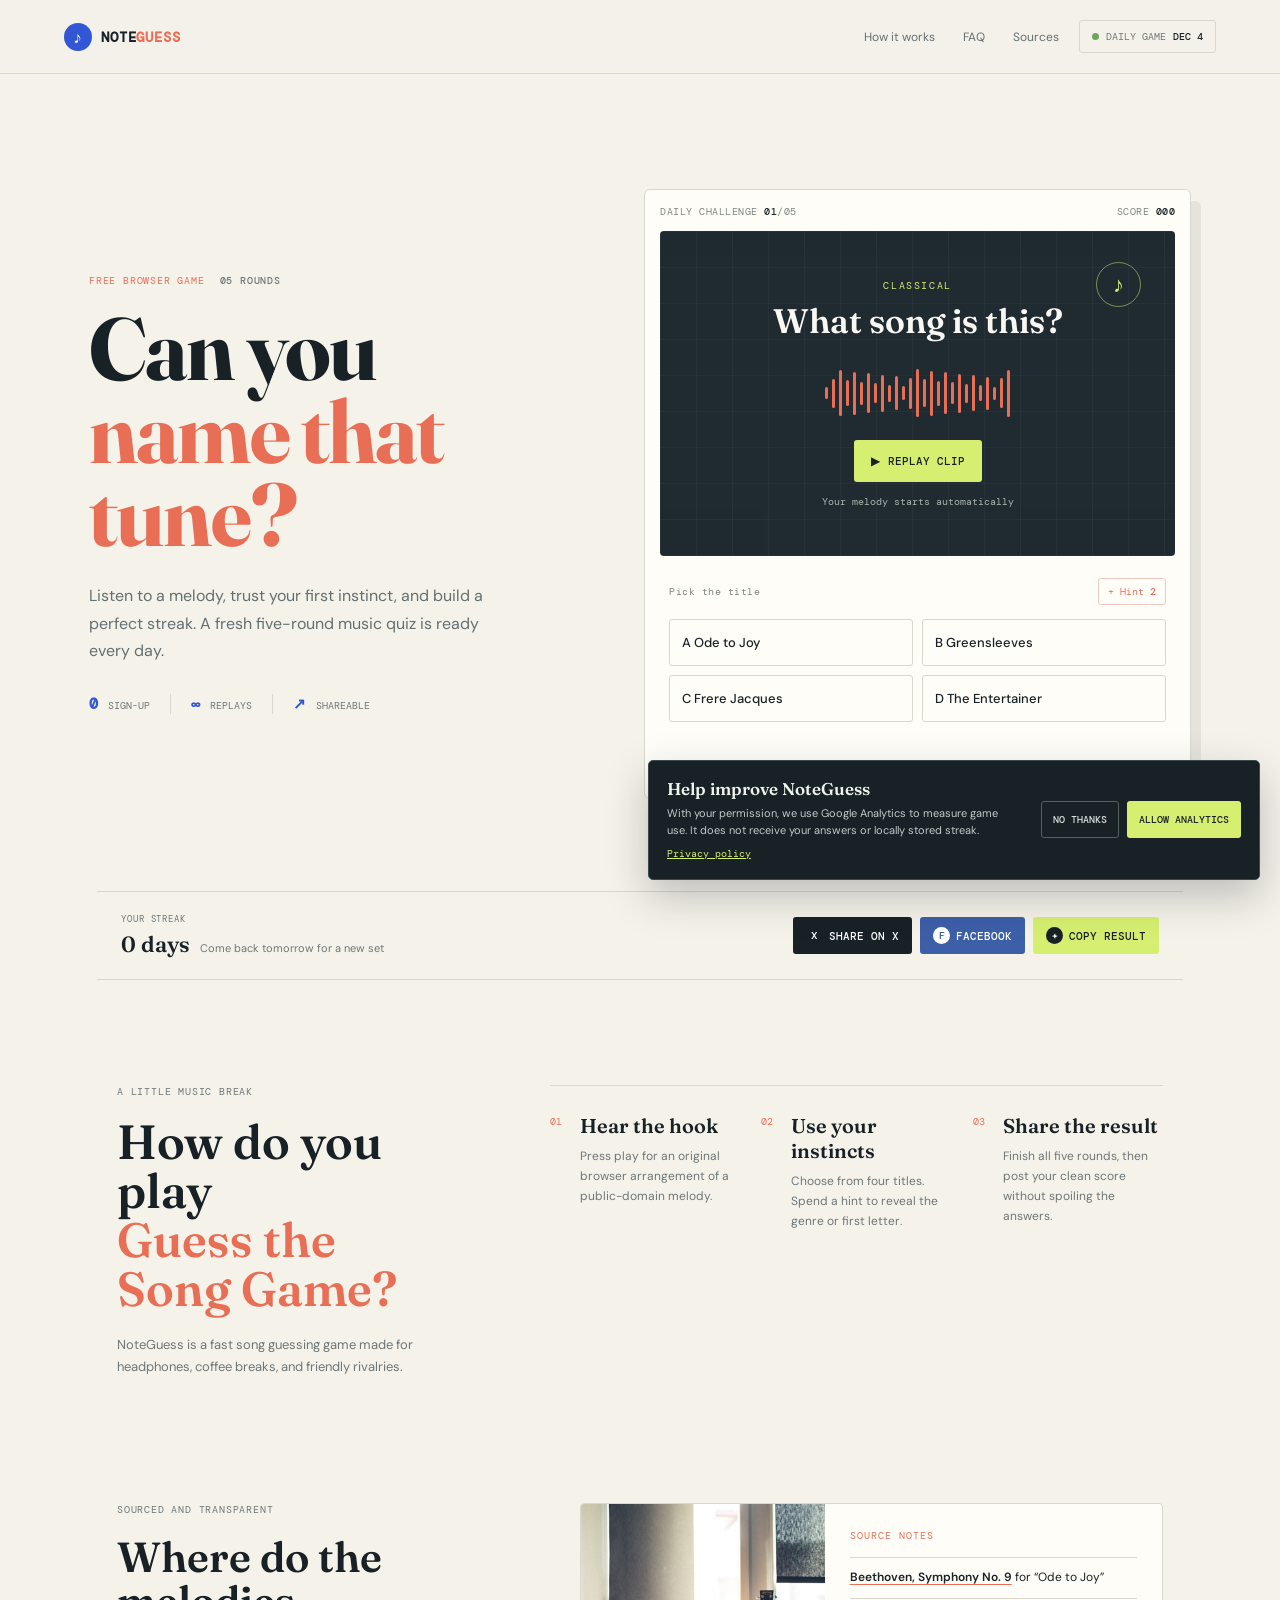
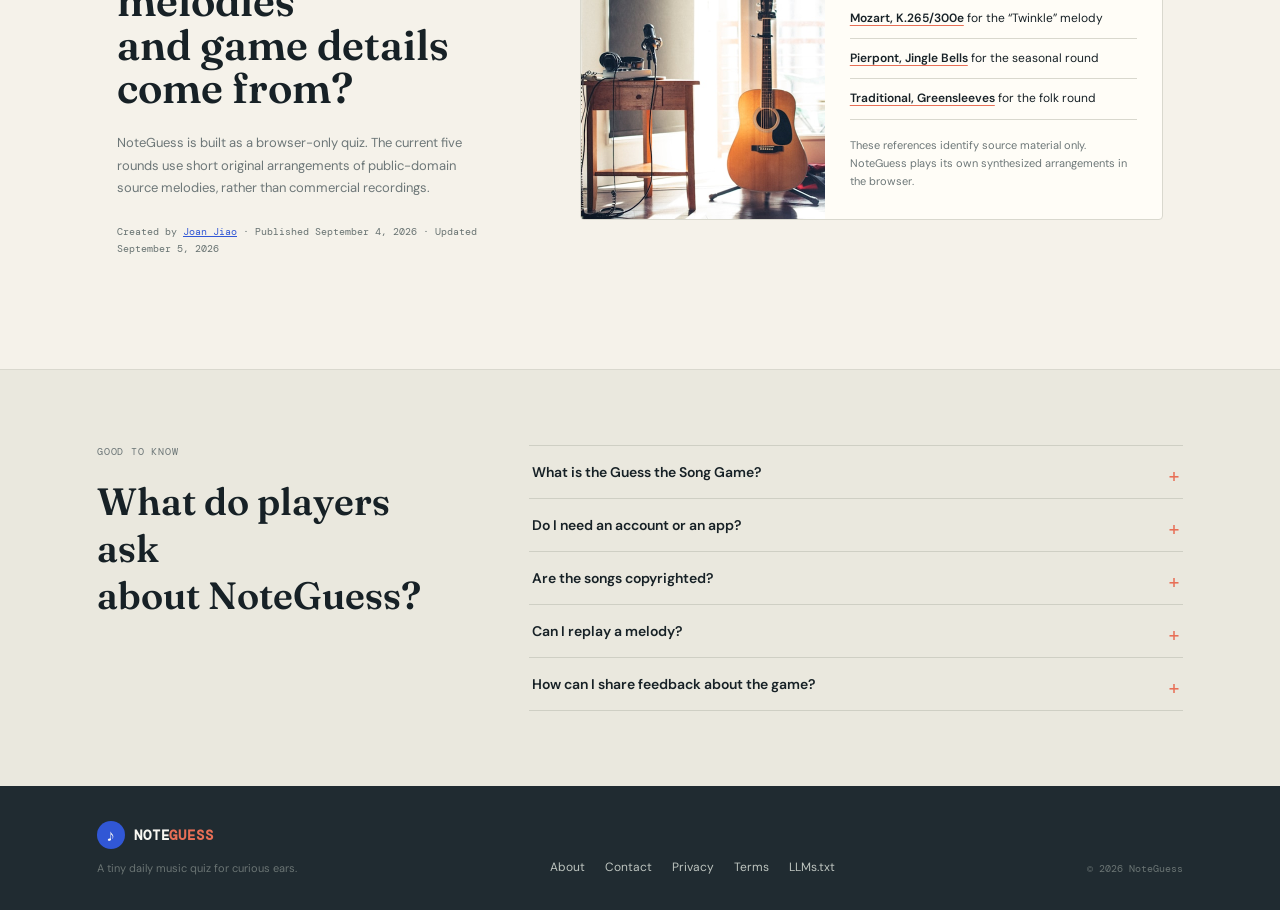
<file: index.html>
<!doctype html>
<html lang="en">
<head>
  <meta charset="utf-8">
  <meta name="viewport" content="width=device-width, initial-scale=1">
  <title>Guess the Song Game | Free Daily Music Quiz - NoteGuess</title>
  <meta name="description" content="Play a free Guess the Song Game in your browser. Hear five public-domain melody arrangements, pick each title, and share your score.">
  <meta name="keywords" content="guess the song game, song guesser game, music quiz, daily song game">
  <meta name="author" content="Joan Jiao">
  <meta name="robots" content="index, follow, max-image-preview:large, max-snippet:-1, max-video-preview:-1">
  <link rel="canonical" href="https://guesssong.me/">
  <link rel="icon" href="/assets/favicon.svg" type="image/svg+xml">
  <link rel="mask-icon" href="/assets/favicon.svg" color="#3157d5">
  <link rel="manifest" href="/site.webmanifest">
  <meta property="og:title" content="Guess the Song Game | NoteGuess">
  <meta property="og:description" content="A quick, free daily music quiz. Can you name all five melodies?"><meta property="og:type" content="website">
  <meta property="og:url" content="https://guesssong.me/"><meta property="og:site_name" content="NoteGuess">
  <meta property="og:image" content="https://guesssong.me/assets/guesssong-social.jpg"><meta property="og:image:width" content="1200"><meta property="og:image:height" content="630"><meta property="og:image:alt" content="Piano keys and headphones for the NoteGuess daily music quiz">
  <meta name="twitter:card" content="summary_large_image"><meta name="twitter:title" content="Guess the Song Game | NoteGuess"><meta name="twitter:description" content="A quick, free daily music quiz. Can you name all five melodies?"><meta name="twitter:image" content="https://guesssong.me/assets/guesssong-social.jpg"><meta name="twitter:image:alt" content="Piano keys and headphones for the NoteGuess daily music quiz">
  <meta name="theme-color" content="#f5f2ea">
  <script async src="https://www.googletagmanager.com/gtag/js?id=G-BQGNNYLR8H"></script>
  <script>window.dataLayer=window.dataLayer||[];function gtag(){dataLayer.push(arguments)}gtag("consent","default",{analytics_storage:"denied",ad_storage:"denied",ad_user_data:"denied",ad_personalization:"denied",wait_for_update:500});gtag("js",new Date());gtag("config","G-BQGNNYLR8H",{allow_google_signals:false,allow_ad_personalization_signals:false,send_page_view:false});</script>
  <link rel="preconnect" href="https://fonts.googleapis.com"><link rel="preconnect" href="https://fonts.gstatic.com" crossorigin>
  <link href="https://fonts.googleapis.com/css2?family=DM+Mono:wght@400;500&family=DM+Sans:wght@400;500;600;700&family=Fraunces:opsz,wght@9..144,600;9..144,700&display=swap" rel="stylesheet">
  <link rel="stylesheet" href="styles.css"><link rel="stylesheet" href="share.css"><link rel="stylesheet" href="trust.css"><link rel="stylesheet" href="analytics.css"><link rel="stylesheet" href="result.css">
</head>
<body>
  <header class="site-header">
    <a class="brand" href="./" title="Play the NoteGuess daily game" aria-label="NoteGuess home"><span class="brand-mark">♪</span><span>NOTE<span>GUESS</span></span></a>
    <nav aria-label="Primary navigation"><a href="#how-it-works" title="Learn how the game works">How it works</a><a href="#faq" title="Read NoteGuess frequently asked questions">FAQ</a><a href="#sources" title="See source notes and game ownership">Sources</a></nav>
    <div class="header-pill"><i></i> Daily game <b id="header-date">Today</b></div>
  </header>
  <main>
    <section class="hero" aria-labelledby="page-title">
      <div class="hero-copy">
        <p class="eyebrow"><span>FREE BROWSER GAME</span><b>05 ROUNDS</b></p>
        <h1 id="page-title">Can you<br><em>name that tune?</em></h1>
        <p class="hero-lede">Listen to a melody, trust your first instinct, and build a perfect streak. A fresh five-round music quiz is ready every day.</p>
        <div class="hero-meta"><span><strong>0</strong> sign-up</span><span><strong>∞</strong> replays</span><span><strong>↗</strong> shareable</span></div>
      </div>
      <div class="game-card" id="game" aria-live="polite">
        <div class="game-topline"><span class="round-label">DAILY CHALLENGE <b id="round-number">01</b>/05</span><span class="score-label">SCORE <b id="score">000</b></span></div>
        <div class="track-stage" id="track-stage">
          <div class="stage-grid" aria-hidden="true"></div><div class="note-orbit" aria-hidden="true"><span>♪</span></div>
          <p class="stage-kicker" id="track-genre">CLASSICAL</p><h2 id="track-prompt">What song is this?</h2>
          <div class="waveform" id="waveform" aria-hidden="true"></div>
          <button class="play-button" id="play-button" type="button" aria-label="Play melody"><span class="play-icon">▶</span><span id="play-label">Play clip</span></button>
          <p class="listen-note" id="listen-note">Your melody starts automatically</p>
        </div>
        <div class="answer-area">
          <div class="answer-heading"><span>Pick the title</span><button class="hint-button" id="hint-button" type="button">+ Hint <b id="hint-count">2</b></button></div>
          <div class="answers" id="answers"></div><div class="feedback" id="feedback" role="status"></div>
        </div><div class="progress" id="progress" aria-label="Round progress"></div>
      </div>
    </section>

    <section class="share-strip" aria-label="Your game status"><div><span class="strip-label">YOUR STREAK</span><strong id="streak">0 days</strong><small>Come back tomorrow for a new set</small></div><div class="share-actions" aria-label="Share your result"><a class="share-button share-x" id="share-x" href="#" target="_blank" rel="noopener noreferrer" title="Share your NoteGuess result on X" aria-label="Share on X"><span aria-hidden="true">X</span> Share on X</a><a class="share-button share-facebook" id="share-facebook" href="#" target="_blank" rel="noopener noreferrer" title="Share your NoteGuess result on Facebook" aria-label="Share on Facebook"><span aria-hidden="true">f</span> Facebook</a><button class="share-button share-copy" id="share-copy" type="button" title="Copy your NoteGuess result"><span aria-hidden="true">+</span> Copy result</button></div></section>

    <section class="how-section" id="how-it-works" aria-labelledby="how-title"><div class="section-intro"><p class="eyebrow">A LITTLE MUSIC BREAK</p><h2 id="how-title">How do you play<br><em>Guess the Song Game?</em></h2><p>NoteGuess is a fast song guessing game made for headphones, coffee breaks, and friendly rivalries.</p></div><div class="steps"><article><span>01</span><h3>Hear the hook</h3><p>Press play for an original browser arrangement of a public-domain melody.</p></article><article><span>02</span><h3>Use your instincts</h3><p>Choose from four titles. Spend a hint to reveal the genre or first letter.</p></article><article><span>03</span><h3>Share the result</h3><p>Finish all five rounds, then post your clean score without spoiling the answers.</p></article></div></section>

    <section class="trust-section" id="sources" aria-labelledby="sources-title"><div class="trust-lede"><p class="eyebrow">SOURCED AND TRANSPARENT</p><h2 id="sources-title">Where do the melodies<br>and game details come from?</h2><p>NoteGuess is built as a browser-only quiz. The current five rounds use short original arrangements of public-domain source melodies, rather than commercial recordings.</p><p class="byline">Created by <a href="https://github.com/joanjiaocn-rgb" title="Joan Jiao on GitHub" rel="author">Joan Jiao</a> · Published <time datetime="2026-09-04">September 4, 2026</time> · Updated <time datetime="2026-09-05">September 5, 2026</time></p></div><div class="source-panel"><img src="assets/guesssong-social.jpg" alt="Piano keys and headphones" width="1200" height="630"><div><p class="source-label">SOURCE NOTES</p><ul><li><a href="https://imslp.org/wiki/Symphony_No.9%2C_Op.125_(Beethoven%2C_Ludwig_van)" title="Read the public-domain score for Beethoven Symphony No. 9">Beethoven, Symphony No. 9</a> for “Ode to Joy”</li><li><a href="https://imslp.org/wiki/12_Variations_on_%22Ah_vous_dirai-je%2C_Maman%22%2C_K.265%2F300e_(Mozart%2C_Wolfgang_Amadeus)" title="Read Mozart variations on Ah vous dirai-je, Maman">Mozart, K.265/300e</a> for the “Twinkle” melody</li><li><a href="https://imslp.org/wiki/Jingle_Bells_(Pierpont%2C_James_Lord)" title="Read the public-domain score for Jingle Bells">Pierpont, Jingle Bells</a> for the seasonal round</li><li><a href="https://imslp.org/wiki/Greensleeves_(Traditional)" title="Read the public-domain score for Greensleeves">Traditional, Greensleeves</a> for the folk round</li></ul><p>These references identify source material only. NoteGuess plays its own synthesized arrangements in the browser.</p></div></div></section>

    <section class="faq-section" id="faq" aria-labelledby="faq-title"><div class="faq-intro"><p class="eyebrow">GOOD TO KNOW</p><h2 id="faq-title">What do players ask<br>about NoteGuess?</h2></div><div class="faq-list"><details><summary>What is the Guess the Song Game?</summary><p>It is a free browser music quiz where you hear a short melody and pick the song title. NoteGuess is a lightweight song guesser game with five daily rounds and no account.</p></details><details><summary>Do I need an account or an app?</summary><p>No. The game runs in your browser on desktop or mobile. Your score and streak are kept locally on this device.</p></details><details><summary>Are the songs copyrighted?</summary><p>The current demo plays synthesized arrangements of public-domain source melodies. It does not stream commercial recordings or upload audio files.</p></details><details><summary>Can I replay a melody?</summary><p>Yes. Replay the clip as often as you like before choosing an answer. Hints are optional and reduce the points for that round.</p></details><details><summary>How can I share feedback about the game?</summary><p>Use the <a href="/contact" title="Contact the NoteGuess creator">contact page</a> to open a GitHub issue with an idea, bug report, or accessibility note.</p></details></div></section>
  </main>
  <dialog class="result-dialog" id="result-dialog" aria-labelledby="result-title">
    <div class="result-dialog-inner"><button class="result-close" id="result-close" type="button" aria-label="Close results">Close</button><p class="eyebrow">DAILY CHALLENGE COMPLETE</p><h2 id="result-title">You finished<br><em>today's set.</em></h2><div class="result-score"><strong id="result-score">000</strong><span>/ 500 points</span></div><p class="result-summary" id="result-summary">Five melodies, one clear result.</p><div class="result-share-actions"><a class="result-share result-x" id="result-share-x" href="#" target="_blank" rel="noopener noreferrer" title="Share your completed result on X">Share on X</a><a class="result-share result-facebook" id="result-share-facebook" href="#" target="_blank" rel="noopener noreferrer" title="Share your completed result on Facebook">Facebook</a><button class="result-share result-copy" id="result-copy" type="button">Copy result</button></div><button class="play-again" id="play-again" type="button">Play again <span>→</span></button></div>
  </dialog>
  <footer class="site-footer"><div><a class="brand" href="./" title="Return to the NoteGuess game"><span class="brand-mark">♪</span><span>NOTE<span>GUESS</span></span></a><p>A tiny daily music quiz for curious ears.</p></div><nav class="footer-links" aria-label="Footer navigation"><a href="/about" title="Learn about NoteGuess">About</a><a href="/contact" title="Contact NoteGuess">Contact</a><a href="/privacy" title="Read the NoteGuess privacy policy">Privacy</a><a href="/terms" title="Read the NoteGuess terms of use">Terms</a><a href="/llms.txt" title="Read NoteGuess machine-readable site information">LLMs.txt</a></nav><small>© 2026 NoteGuess</small></footer>
  <script type="application/ld+json">{"@context":"https://schema.org","@graph":[{"@type":"Organization","@id":"https://guesssong.me/#organization","name":"NoteGuess","url":"https://guesssong.me/","sameAs":["https://github.com/joanjiaocn-rgb/guesssong"],"founder":{"@id":"https://guesssong.me/#person"}},{"@type":"Person","@id":"https://guesssong.me/#person","name":"Joan Jiao","url":"https://github.com/joanjiaocn-rgb","sameAs":["https://github.com/joanjiaocn-rgb"]},{"@type":"WebSite","@id":"https://guesssong.me/#website","name":"NoteGuess","url":"https://guesssong.me/","publisher":{"@id":"https://guesssong.me/#organization"}},{"@type":"WebPage","@id":"https://guesssong.me/#webpage","url":"https://guesssong.me/","name":"Guess the Song Game | NoteGuess","description":"A free daily browser music quiz built with synthesized arrangements of public-domain melodies.","datePublished":"2026-09-04","dateModified":"2026-09-05","author":{"@id":"https://guesssong.me/#person"},"publisher":{"@id":"https://guesssong.me/#organization"},"isPartOf":{"@id":"https://guesssong.me/#website"},"primaryImageOfPage":"https://guesssong.me/assets/guesssong-social.jpg","citation":["https://imslp.org/wiki/Symphony_No.9%2C_Op.125_(Beethoven%2C_Ludwig_van)","https://imslp.org/wiki/12_Variations_on_%22Ah_vous_dirai-je%2C_Maman%22%2C_K.265%2F300e_(Mozart%2C_Wolfgang_Amadeus)","https://imslp.org/wiki/Jingle_Bells_(Pierpont%2C_James_Lord)","https://imslp.org/wiki/Greensleeves_(Traditional)"]},{"@type":"WebApplication","name":"Guess the Song Game","applicationCategory":"GameApplication","operatingSystem":"Any","isAccessibleForFree":true,"url":"https://guesssong.me/","image":"https://guesssong.me/assets/guesssong-social.jpg","author":{"@id":"https://guesssong.me/#person"},"dateModified":"2026-09-05","offers":{"@type":"Offer","price":"0","priceCurrency":"USD"}},{"@type":"FAQPage","mainEntity":[{"@type":"Question","name":"What is the Guess the Song Game?","acceptedAnswer":{"@type":"Answer","text":"It is a free browser music quiz where you hear a short melody and pick the song title."}},{"@type":"Question","name":"Do I need an account or an app?","acceptedAnswer":{"@type":"Answer","text":"No. The game runs in a browser on desktop or mobile."}},{"@type":"Question","name":"Are the songs copyrighted?","acceptedAnswer":{"@type":"Answer","text":"The current demo plays synthesized arrangements of public-domain source melodies and does not stream commercial recordings."}},{"@type":"Question","name":"Can I replay a melody?","acceptedAnswer":{"@type":"Answer","text":"Yes. A melody can be replayed before choosing an answer."}}]}]}</script>
  <script src="analytics.js"></script><script src="app.js?v=20260905-share-copy"></script>
</body>
</html>
</file>
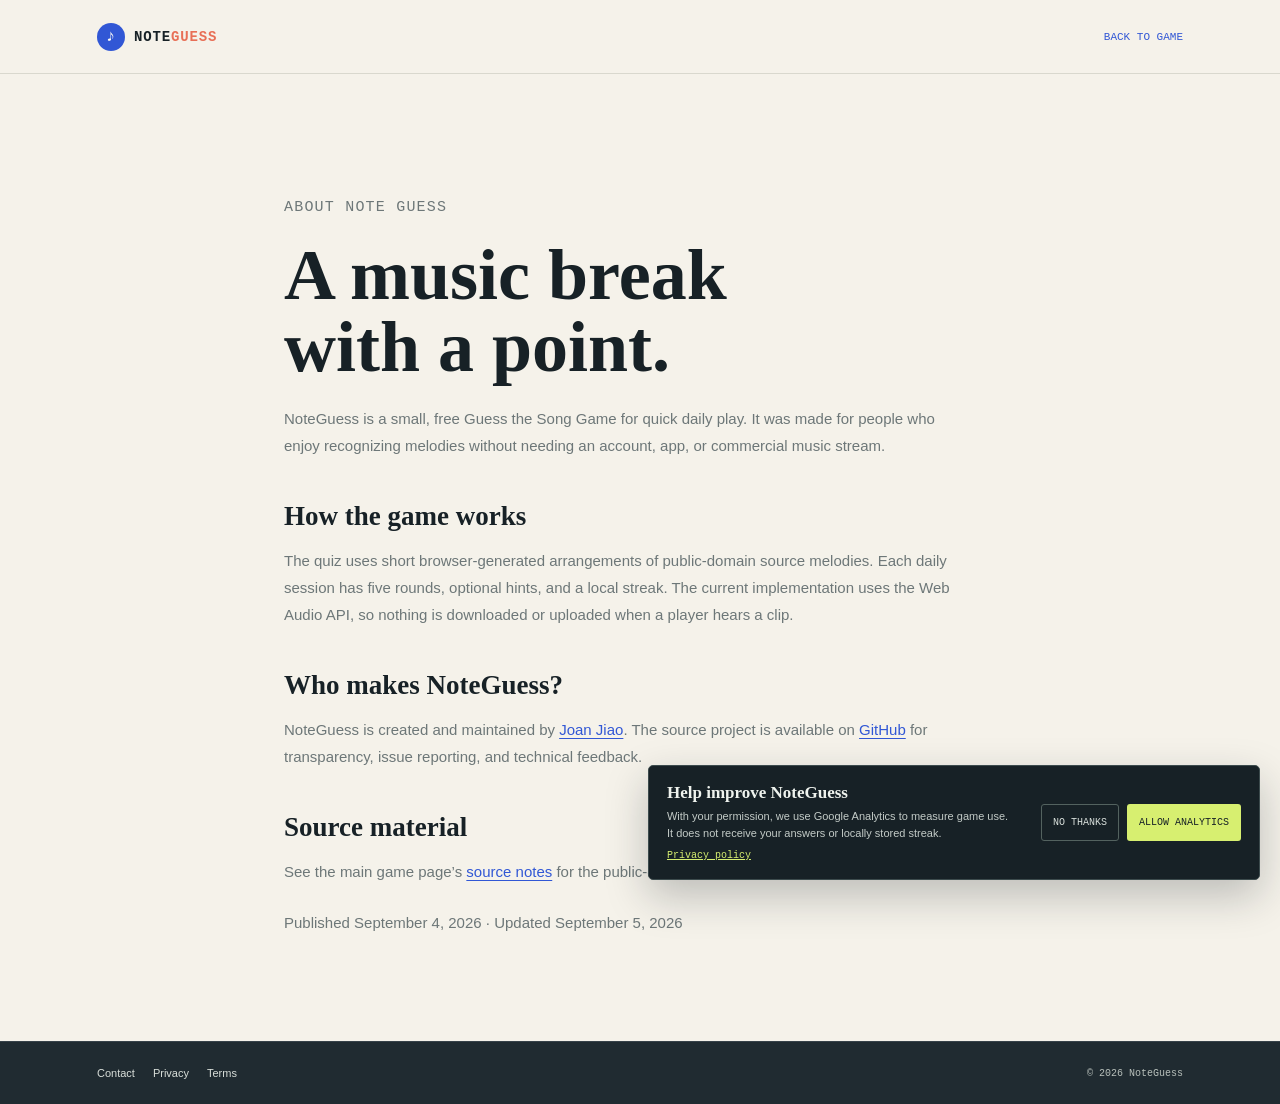
<file: about.html>
<!doctype html><html lang="en"><head><meta charset="utf-8"><meta name="viewport" content="width=device-width,initial-scale=1"><title>About NoteGuess | Guess the Song Game</title><meta name="description" content="Learn why NoteGuess uses browser-generated arrangements of public-domain melodies for its free daily music quiz."><link rel="canonical" href="https://guesssong.me/about"><link rel="stylesheet" href="/styles.css"><link rel="stylesheet" href="/pages.css"><link rel="stylesheet" href="/analytics.css"></head><body><header class="legal-header"><a class="brand" href="/" title="Return to NoteGuess"><span class="brand-mark">♪</span><span>NOTE<span>GUESS</span></span></a><a href="/" title="Play Guess the Song Game">Back to game</a></header><main class="legal-main"><p class="eyebrow">ABOUT NOTE GUESS</p><h1>A music break<br>with a point.</h1><p>NoteGuess is a small, free Guess the Song Game for quick daily play. It was made for people who enjoy recognizing melodies without needing an account, app, or commercial music stream.</p><h2>How the game works</h2><p>The quiz uses short browser-generated arrangements of public-domain source melodies. Each daily session has five rounds, optional hints, and a local streak. The current implementation uses the Web Audio API, so nothing is downloaded or uploaded when a player hears a clip.</p><h2>Who makes NoteGuess?</h2><p>NoteGuess is created and maintained by <a href="https://github.com/joanjiaocn-rgb" rel="author" title="Joan Jiao on GitHub">Joan Jiao</a>. The source project is available on <a href="https://github.com/joanjiaocn-rgb/guesssong" title="View the NoteGuess source repository">GitHub</a> for transparency, issue reporting, and technical feedback.</p><h2>Source material</h2><p>See the main game page’s <a href="/#sources" title="Read source notes for the NoteGuess melodies">source notes</a> for the public-domain works used as melody references.</p><p class="byline">Published <time datetime="2026-09-04">September 4, 2026</time> · Updated <time datetime="2026-09-05">September 5, 2026</time></p></main><footer class="legal-footer"><nav><a href="/contact" title="Contact NoteGuess">Contact</a><a href="/privacy" title="Privacy policy">Privacy</a><a href="/terms" title="Terms of use">Terms</a></nav><small>© 2026 NoteGuess</small></footer><script src="/analytics.js"></script></body></html>
</file>
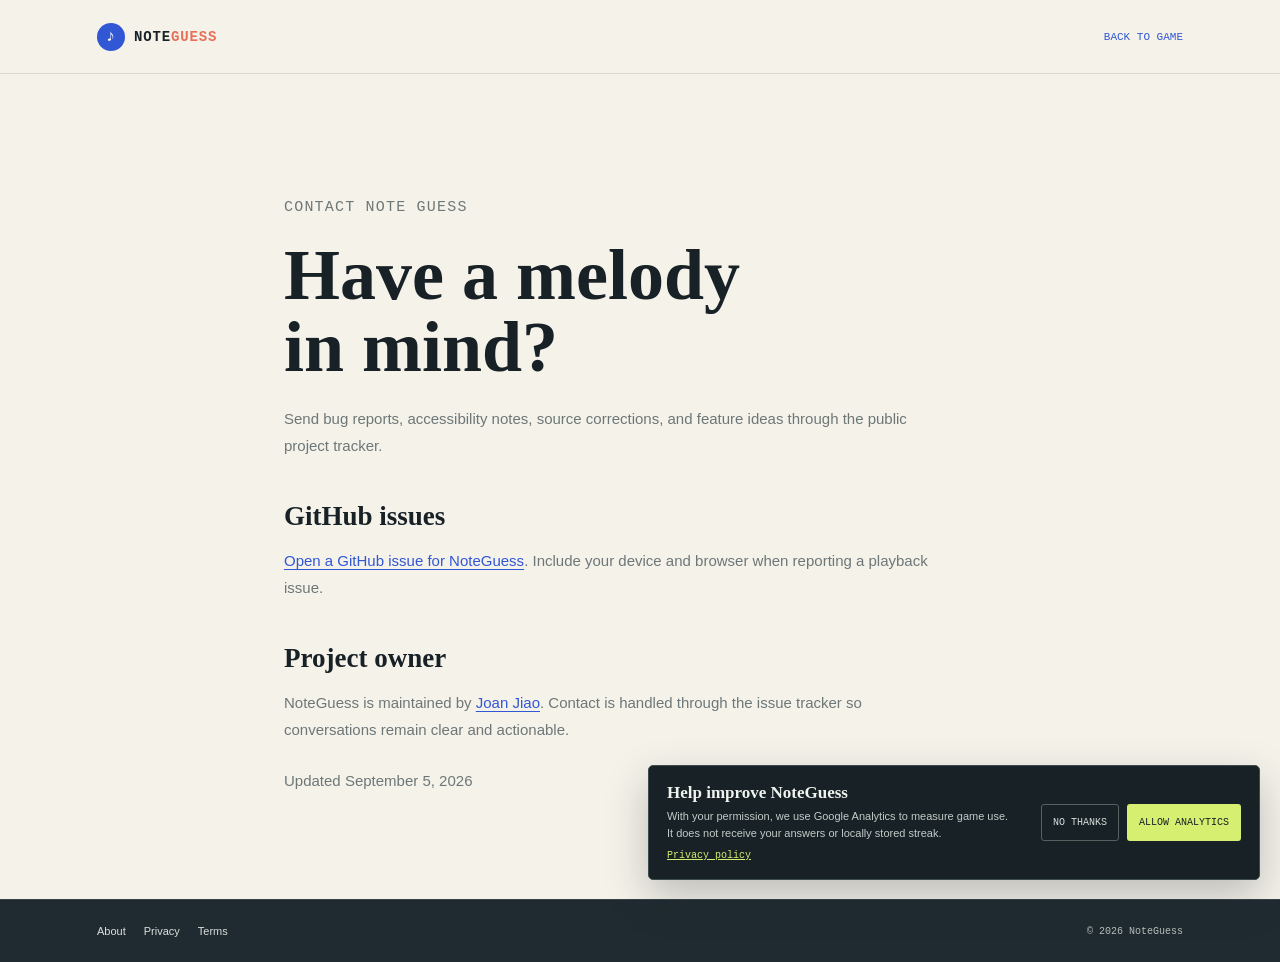
<file: contact.html>
<!doctype html><html lang="en"><head><meta charset="utf-8"><meta name="viewport" content="width=device-width,initial-scale=1"><title>Contact NoteGuess</title><meta name="description" content="Contact the NoteGuess creator with a bug, source note, accessibility concern, or product idea."><link rel="canonical" href="https://guesssong.me/contact"><link rel="stylesheet" href="/styles.css"><link rel="stylesheet" href="/pages.css"><link rel="stylesheet" href="/analytics.css"></head><body><header class="legal-header"><a class="brand" href="/" title="Return to NoteGuess"><span class="brand-mark">♪</span><span>NOTE<span>GUESS</span></span></a><a href="/" title="Play Guess the Song Game">Back to game</a></header><main class="legal-main"><p class="eyebrow">CONTACT NOTE GUESS</p><h1>Have a melody<br>in mind?</h1><p>Send bug reports, accessibility notes, source corrections, and feature ideas through the public project tracker.</p><h2>GitHub issues</h2><p><a href="https://github.com/joanjiaocn-rgb/guesssong/issues" title="Open a NoteGuess GitHub issue">Open a GitHub issue for NoteGuess</a>. Include your device and browser when reporting a playback issue.</p><h2>Project owner</h2><p>NoteGuess is maintained by <a href="https://github.com/joanjiaocn-rgb" rel="author" title="Joan Jiao on GitHub">Joan Jiao</a>. Contact is handled through the issue tracker so conversations remain clear and actionable.</p><p class="byline">Updated <time datetime="2026-09-05">September 5, 2026</time></p></main><footer class="legal-footer"><nav><a href="/about" title="About NoteGuess">About</a><a href="/privacy" title="Privacy policy">Privacy</a><a href="/terms" title="Terms of use">Terms</a></nav><small>© 2026 NoteGuess</small></footer><script src="/analytics.js"></script></body></html>
</file>
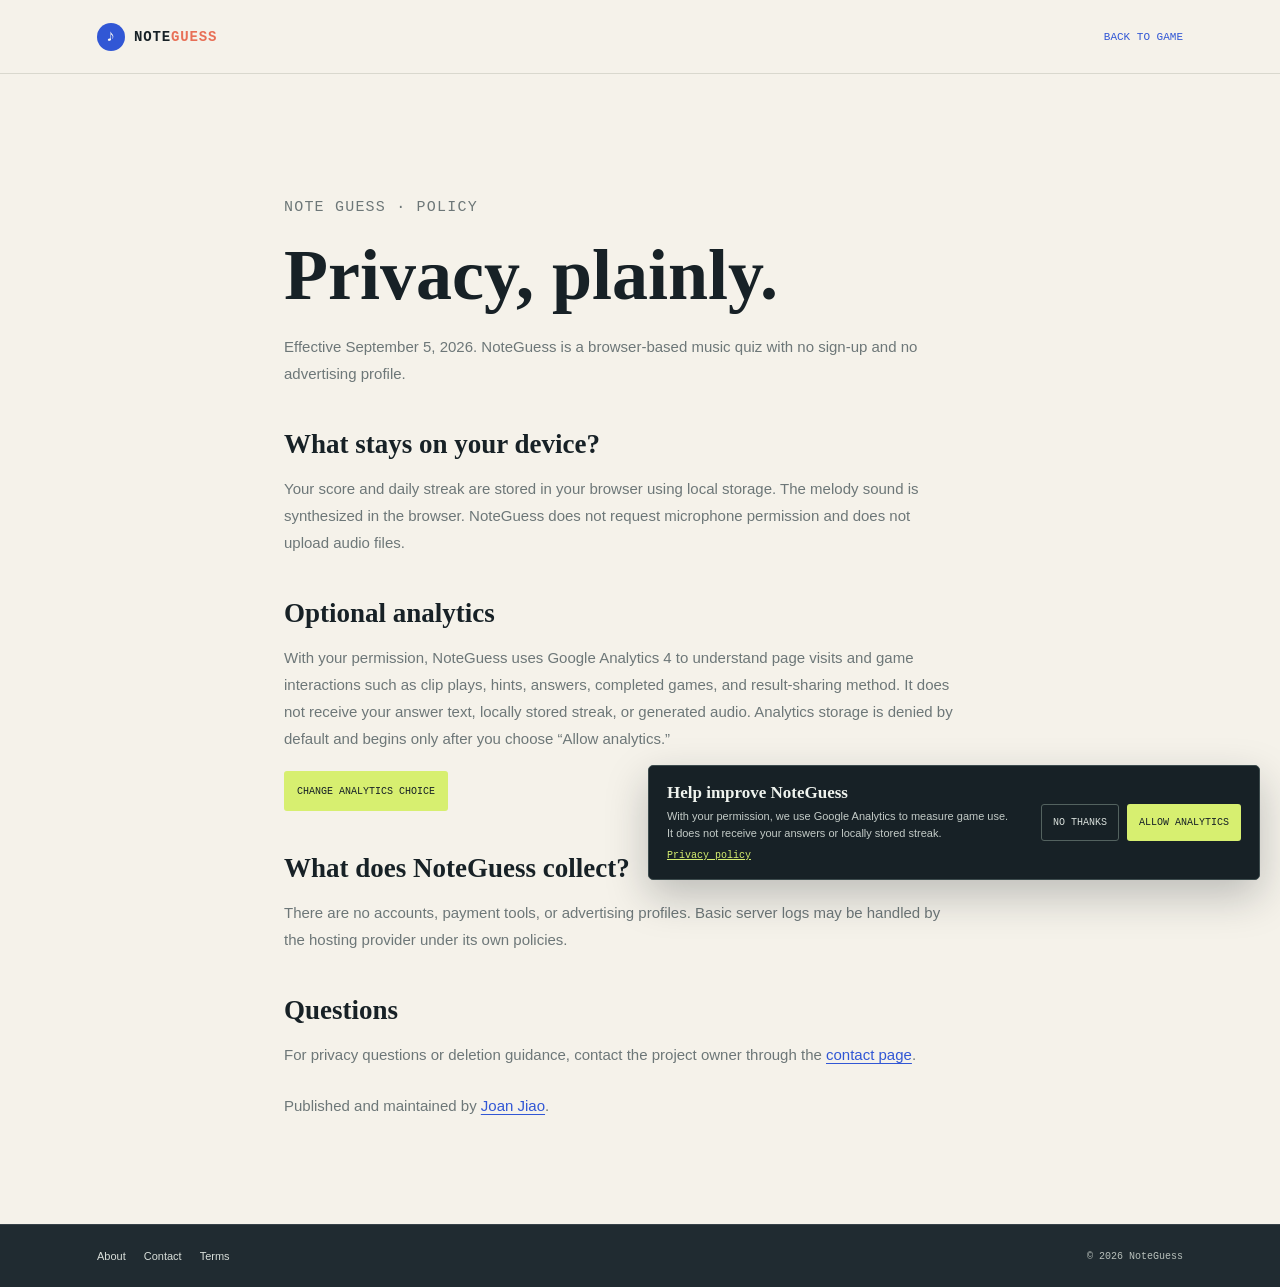
<file: privacy.html>
<!doctype html><html lang="en"><head><meta charset="utf-8"><meta name="viewport" content="width=device-width,initial-scale=1"><title>Privacy Policy | NoteGuess</title><meta name="description" content="Learn how NoteGuess handles local score data, browser-generated audio, and optional Google Analytics."><link rel="canonical" href="https://guesssong.me/privacy"><link rel="stylesheet" href="/styles.css"><link rel="stylesheet" href="/pages.css"><link rel="stylesheet" href="/analytics.css"></head><body><header class="legal-header"><a class="brand" href="/" title="Return to NoteGuess"><span class="brand-mark">♪</span><span>NOTE<span>GUESS</span></span></a><a href="/" title="Play Guess the Song Game">Back to game</a></header><main class="legal-main"><p class="eyebrow">NOTE GUESS · POLICY</p><h1>Privacy, plainly.</h1><p>Effective <time datetime="2026-09-05">September 5, 2026</time>. NoteGuess is a browser-based music quiz with no sign-up and no advertising profile.</p><h2>What stays on your device?</h2><p>Your score and daily streak are stored in your browser using local storage. The melody sound is synthesized in the browser. NoteGuess does not request microphone permission and does not upload audio files.</p><h2>Optional analytics</h2><p>With your permission, NoteGuess uses Google Analytics 4 to understand page visits and game interactions such as clip plays, hints, answers, completed games, and result-sharing method. It does not receive your answer text, locally stored streak, or generated audio. Analytics storage is denied by default and begins only after you choose “Allow analytics.”</p><button class="analytics-privacy-control" id="analytics-privacy-control" type="button">Change analytics choice</button><h2>What does NoteGuess collect?</h2><p>There are no accounts, payment tools, or advertising profiles. Basic server logs may be handled by the hosting provider under its own policies.</p><h2>Questions</h2><p>For privacy questions or deletion guidance, contact the project owner through the <a href="/contact" title="Contact NoteGuess">contact page</a>.</p><p class="byline">Published and maintained by <a href="https://github.com/joanjiaocn-rgb" rel="author" title="Joan Jiao on GitHub">Joan Jiao</a>.</p></main><footer class="legal-footer"><nav><a href="/about" title="About NoteGuess">About</a><a href="/contact" title="Contact NoteGuess">Contact</a><a href="/terms" title="Terms of use">Terms</a></nav><small>© 2026 NoteGuess</small></footer><script src="/analytics.js"></script></body></html>
</file>
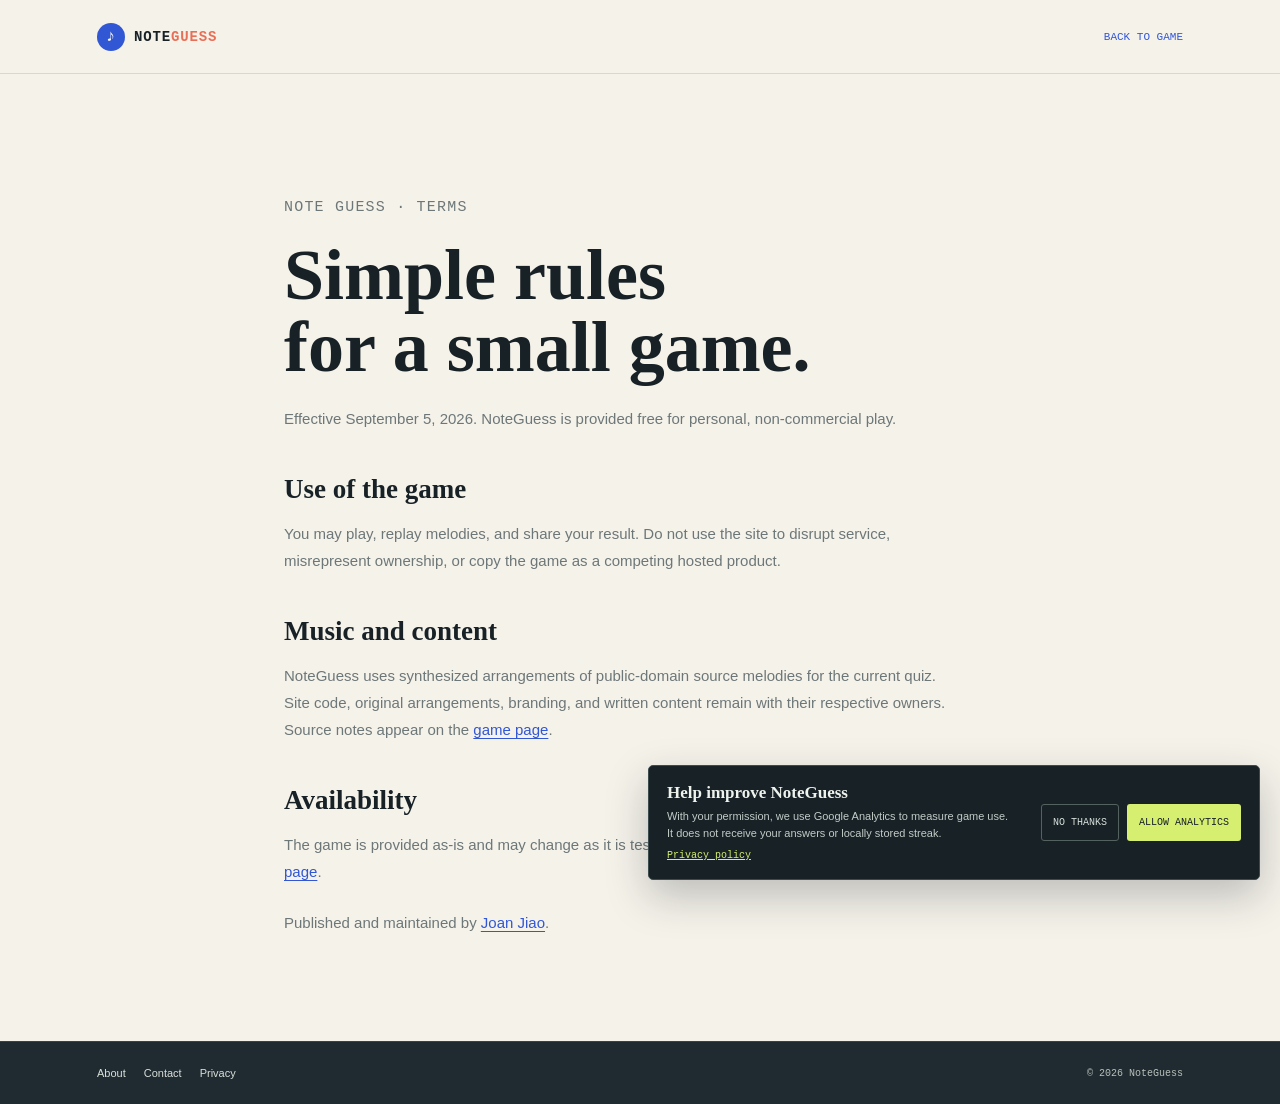
<file: terms.html>
<!doctype html><html lang="en"><head><meta charset="utf-8"><meta name="viewport" content="width=device-width,initial-scale=1"><title>Terms of Use | NoteGuess</title><meta name="description" content="Terms of use for the free NoteGuess browser game."><link rel="canonical" href="https://guesssong.me/terms"><link rel="stylesheet" href="/styles.css"><link rel="stylesheet" href="/pages.css"><link rel="stylesheet" href="/analytics.css"></head><body><header class="legal-header"><a class="brand" href="/" title="Return to NoteGuess"><span class="brand-mark">♪</span><span>NOTE<span>GUESS</span></span></a><a href="/" title="Play Guess the Song Game">Back to game</a></header><main class="legal-main"><p class="eyebrow">NOTE GUESS · TERMS</p><h1>Simple rules<br>for a small game.</h1><p>Effective <time datetime="2026-09-05">September 5, 2026</time>. NoteGuess is provided free for personal, non-commercial play.</p><h2>Use of the game</h2><p>You may play, replay melodies, and share your result. Do not use the site to disrupt service, misrepresent ownership, or copy the game as a competing hosted product.</p><h2>Music and content</h2><p>NoteGuess uses synthesized arrangements of public-domain source melodies for the current quiz. Site code, original arrangements, branding, and written content remain with their respective owners. Source notes appear on the <a href="/#sources" title="Read NoteGuess source notes">game page</a>.</p><h2>Availability</h2><p>The game is provided as-is and may change as it is tested. Send problems through the <a href="/contact" title="Contact NoteGuess">contact page</a>.</p><p class="byline">Published and maintained by <a href="https://github.com/joanjiaocn-rgb" rel="author" title="Joan Jiao on GitHub">Joan Jiao</a>.</p></main><footer class="legal-footer"><nav><a href="/about" title="About NoteGuess">About</a><a href="/contact" title="Contact NoteGuess">Contact</a><a href="/privacy" title="Privacy policy">Privacy</a></nav><small>© 2026 NoteGuess</small></footer><script src="/analytics.js"></script></body></html>
</file>
<file: styles.css>
:root{--paper:#f5f2ea;--ink:#172126;--muted:#6d7778;--line:#d9d8ce;--blue:#3157d5;--coral:#e86f56;--lime:#d7ef70;--card:#fffdf7;--dark:#202b31}*{box-sizing:border-box}html{scroll-behavior:smooth}body{margin:0;color:var(--ink);background:var(--paper);font-family:'DM Sans',sans-serif}a{color:inherit}.site-header{height:74px;display:flex;align-items:center;justify-content:space-between;gap:20px;padding:0 clamp(20px,5vw,72px);border-bottom:1px solid var(--line);background:rgba(245,242,234,.94)}.brand{display:flex;align-items:center;gap:9px;text-decoration:none;font:700 14px 'DM Mono',monospace;letter-spacing:.06em}.brand>span:last-child>span{color:var(--coral)}.brand-mark{display:grid;place-items:center;width:28px;height:28px;color:var(--card);background:var(--blue);font-size:17px;border-radius:50%}.site-header nav{display:flex;gap:28px;margin-left:auto}.site-header nav a,.footer-links a{font-size:12px;text-decoration:none;color:#647071}.site-header nav a:hover,.footer-links a:hover{color:var(--blue)}.header-pill{display:flex;align-items:center;gap:7px;padding:9px 12px;border:1px solid var(--line);border-radius:3px;color:var(--muted);font:10px 'DM Mono',monospace;text-transform:uppercase}.header-pill i{width:7px;height:7px;background:#69a65e;border-radius:50%}.header-pill b{color:var(--ink);font-weight:500}.hero{display:grid;grid-template-columns:minmax(0,.92fr) minmax(460px,1.08fr);gap:clamp(30px,7vw,105px);max-width:1230px;margin:0 auto;padding:clamp(68px,9vw,120px) clamp(20px,5vw,72px) 92px}.hero-copy{align-self:center}.eyebrow{display:flex;align-items:center;gap:15px;margin:0 0 20px;color:var(--muted);font:10px 'DM Mono',monospace;letter-spacing:.08em}.eyebrow span{color:var(--coral)}.eyebrow b{font-weight:500}.hero h1{margin:0;font:700 clamp(54px,7vw,88px)/.94 Fraunces,serif;letter-spacing:-.02em}.hero h1 em,.how-section h2 em{color:var(--coral);font-style:normal}.hero-lede{max-width:430px;margin:27px 0 30px;color:#627071;font-size:16px;line-height:1.7}.hero-meta{display:flex;gap:20px;color:var(--muted);font:10px 'DM Mono',monospace;text-transform:uppercase}.hero-meta span+span{padding-left:20px;border-left:1px solid var(--line)}.hero-meta strong{margin-right:4px;color:var(--blue);font-size:15px}.game-card{padding:15px;background:var(--card);border:1px solid var(--line);box-shadow:10px 12px 0 rgba(23,33,38,.07);border-radius:6px}.game-topline,.answer-heading{display:flex;align-items:center;justify-content:space-between}.round-label,.score-label,.answer-heading>span{color:#7d8580;font:10px 'DM Mono',monospace;letter-spacing:.05em}.round-label b,.score-label b{color:var(--ink);font-weight:500}.track-stage{position:relative;display:flex;flex-direction:column;align-items:center;justify-content:center;min-height:325px;margin-top:13px;overflow:hidden;color:#f8f7f1;background:var(--dark);border-radius:4px}.stage-grid{position:absolute;inset:0;opacity:.18;background-image:linear-gradient(rgba(255,255,255,.18) 1px,transparent 1px),linear-gradient(90deg,rgba(255,255,255,.18) 1px,transparent 1px);background-size:36px 36px}.note-orbit{position:absolute;top:31px;right:34px;display:grid;place-items:center;width:45px;height:45px;border:1px solid rgba(215,239,112,.5);border-radius:50%;color:var(--lime);font-size:22px}.stage-kicker{position:relative;margin:0 0 8px;color:var(--lime);font:10px 'DM Mono',monospace;letter-spacing:.16em}.track-stage h2{position:relative;margin:0;font:600 34px Fraunces,serif}.waveform{position:relative;display:flex;align-items:center;justify-content:center;gap:4px;width:196px;height:54px;margin:24px 0 20px}.waveform i{display:block;width:3px;height:var(--h);background:var(--coral);border-radius:2px;animation:pulse 1.1s ease-in-out infinite alternate;animation-delay:var(--d)}.play-button{position:relative;display:flex;align-items:center;gap:8px;min-height:42px;padding:0 17px;color:var(--ink);background:var(--lime);border:0;border-radius:3px;font:500 11px 'DM Mono',monospace;text-transform:uppercase;cursor:pointer}.play-button:hover{background:#e5f890}.play-icon{font-size:12px}.listen-note{position:relative;margin:13px 0 0;color:#aab2ad;font:10px 'DM Mono',monospace}.answer-area{padding:22px 9px 8px}.hint-button{padding:6px 9px;color:var(--coral);background:transparent;border:1px solid #f1c8be;border-radius:3px;font:10px 'DM Mono',monospace;cursor:pointer}.hint-button:hover{background:#fff1ed}.hint-button b{font-weight:500}.answers{display:grid;grid-template-columns:1fr 1fr;gap:9px;margin-top:14px}.answer-option{min-height:47px;padding:0 12px;color:var(--ink);text-align:left;background:transparent;border:1px solid var(--line);border-radius:3px;font:500 13px 'DM Sans',sans-serif;cursor:pointer}.answer-option:hover:not(:disabled){border-color:var(--blue);background:#f1f4ff}.answer-option.correct{color:#24562b;background:#eaf4cf;border-color:#7da556}.answer-option.wrong{color:#963d2d;background:#fff0eb;border-color:#e39b89}.answer-option:disabled{cursor:default}.feedback{min-height:24px;margin-top:13px;color:var(--muted);font-size:12px}.feedback strong{color:var(--ink)}.feedback .hint{color:var(--coral)}.next-button{display:flex;align-items:center;justify-content:space-between;width:100%;min-height:42px;padding:0 14px;color:var(--card);background:var(--blue);border:0;border-radius:3px;font:500 11px 'DM Mono',monospace;text-transform:uppercase;cursor:pointer}.next-button:hover{background:#2446b8}.next-button span{font-size:18px}.progress{display:flex;gap:6px;padding:10px 9px 2px}.progress i{height:4px;flex:1;background:#e1e1d8;border-radius:2px}.progress i.active{background:var(--blue)}.progress i.done{background:var(--coral)}.share-strip{display:flex;align-items:center;justify-content:space-between;max-width:1086px;margin:0 auto 105px;padding:21px 24px;border-top:1px solid var(--line);border-bottom:1px solid var(--line)}.strip-label{display:block;color:var(--muted);font:9px 'DM Mono',monospace;letter-spacing:.1em}.share-strip strong{display:inline-block;margin:5px 10px 0 0;font:600 22px Fraunces,serif}.share-strip small{color:var(--muted);font-size:11px}.share-button{padding:10px 14px;color:var(--ink);background:var(--lime);border:0;border-radius:3px;font:500 11px 'DM Mono',monospace;text-transform:uppercase;cursor:pointer}.share-button:hover{background:#e5f890}.share-button span{margin-right:5px;font-size:16px}.how-section{display:grid;grid-template-columns:minmax(260px,.7fr) minmax(0,1.3fr);gap:clamp(45px,8vw,130px);max-width:1086px;margin:0 auto;padding:0 20px 112px}.section-intro h2{margin:0;font:600 48px/1.02 Fraunces,serif}.section-intro>p:last-child{max-width:300px;margin-top:20px;color:var(--muted);font-size:13px;line-height:1.7}.steps{display:grid;grid-template-columns:repeat(3,1fr);gap:22px;padding-top:27px;border-top:1px solid var(--line)}.steps article{position:relative;padding-left:30px}.steps article>span{position:absolute;left:0;top:2px;color:var(--coral);font:10px 'DM Mono',monospace}.steps h3{margin:0;font:600 20px Fraunces,serif}.steps p{margin:9px 0 0;color:var(--muted);font-size:12px;line-height:1.65}.faq-section{display:grid;grid-template-columns:.7fr 1.3fr;gap:80px;padding:75px max(20px,calc((100% - 1086px)/2));background:#eae8de;border-top:1px solid var(--line)}.faq-intro h2{margin:0;font:600 38px Fraunces,serif}.faq-list{border-top:1px solid #cfcfc4}.faq-list details{border-bottom:1px solid #cfcfc4}.faq-list summary{padding:17px 3px;cursor:pointer;font-size:14px;font-weight:600;list-style:none}.faq-list summary::-webkit-details-marker{display:none}.faq-list summary:after{float:right;color:var(--coral);content:'+';font:20px 'DM Mono',monospace;font-weight:400}.faq-list details[open] summary:after{content:'−'}.faq-list p{max-width:630px;margin:0;padding:0 18px 18px 3px;color:var(--muted);font-size:13px;line-height:1.7}.site-footer{display:flex;align-items:flex-end;justify-content:space-between;gap:30px;padding:35px max(20px,calc((100% - 1086px)/2));color:#6a7473;background:var(--dark)}.site-footer .brand{color:#f8f7f1}.site-footer p{margin:12px 0 0;font-size:11px}.footer-links{display:flex;gap:20px}.footer-links a{color:#bdc4bf}.site-footer>small{font:10px 'DM Mono',monospace}@keyframes pulse{from{transform:scaleY(.55);opacity:.55}to{transform:scaleY(1);opacity:1}}@media(max-width:900px){.hero{grid-template-columns:1fr;max-width:650px;padding-top:65px}.hero-copy{text-align:center}.hero .eyebrow,.hero-meta{justify-content:center}.hero-lede{margin-left:auto;margin-right:auto}.how-section,.faq-section{grid-template-columns:1fr;gap:35px}.steps{padding-top:20px}.faq-section{padding-top:58px}}@media(max-width:560px){.site-header{height:64px;padding:0 16px}.site-header nav{display:none}.header-pill{padding:7px;font-size:9px}.header-pill b{display:none}.hero{padding:52px 16px 60px}.hero h1{font-size:53px}.hero-meta{gap:10px;font-size:9px}.hero-meta span+span{padding-left:10px}.game-card{padding:10px}.track-stage{min-height:300px}.track-stage h2{font-size:29px}.answers{grid-template-columns:1fr}.share-strip{align-items:flex-start;gap:18px;margin:0 16px 75px;padding:18px 0}.share-strip small{display:block;max-width:150px;line-height:1.4}.share-button{white-space:nowrap}.how-section{padding-bottom:75px}.section-intro h2{font-size:40px}.steps{grid-template-columns:1fr;gap:27px}.faq-section{padding:56px 16px}.site-footer{align-items:flex-start;flex-direction:column;padding:30px 16px}.footer-links{order:3}.site-footer>small{order:2}}
</file>
<file: share.css>
.share-actions{display:flex;align-items:center;gap:8px;flex-wrap:wrap}.share-actions .share-button{display:inline-flex;align-items:center;padding:10px 13px;text-decoration:none}.share-actions .share-button span{display:inline-grid;place-items:center;width:17px;height:17px;margin-right:6px;color:#fff;background:#172126;border-radius:50%;font:600 10px 'DM Sans',sans-serif}.share-actions .share-x{color:#fff;background:#172126}.share-actions .share-x:hover{background:#000}.share-actions .share-facebook{color:#fff;background:#3d5fa8}.share-actions .share-facebook:hover{background:#2d4b8c}.share-actions .share-facebook span{color:#3d5fa8;background:#fff}.share-actions .share-copy{color:#172126;background:#d7ef70}.share-actions .share-copy:hover{background:#e6f58d}.share-actions .share-button:focus-visible{outline:3px solid #e86f56;outline-offset:2px}@media(max-width:560px){.share-actions{width:100%;display:grid;grid-template-columns:1fr 1fr}.share-actions .share-copy{grid-column:1/-1}.share-actions .share-button{justify-content:center}}
</file>
<file: trust.css>
.trust-section{display:grid;grid-template-columns:minmax(260px,.78fr) minmax(0,1.22fr);gap:clamp(40px,7vw,108px);max-width:1086px;margin:0 auto;padding:0 20px 112px}.trust-lede h2{margin:0;font:600 42px/1.04 Fraunces,serif}.trust-lede>p:not(.eyebrow):not(.byline){max-width:360px;margin:21px 0 0;color:var(--muted);font-size:13px;line-height:1.75}.byline{margin:24px 0 0;color:#687372;font:10px/1.65 'DM Mono',monospace}.byline a{color:var(--blue)}.source-panel{display:grid;grid-template-columns:42% 58%;align-self:start;overflow:hidden;border:1px solid var(--line);border-radius:4px;background:var(--card)}.source-panel>img{display:block;width:100%;height:100%;min-height:315px;object-fit:cover}.source-panel>div{padding:25px 25px 22px}.source-label{margin:0 0 15px;color:var(--coral);font:10px 'DM Mono',monospace;letter-spacing:.1em}.source-panel ul{margin:0;padding:0;list-style:none;border-top:1px solid var(--line)}.source-panel li{padding:11px 0;border-bottom:1px solid var(--line);font-size:12px;line-height:1.45}.source-panel li a{color:var(--ink);font-weight:600;text-decoration-color:var(--coral);text-underline-offset:3px}.source-panel>div>p:last-child{margin:16px 0 0;color:var(--muted);font-size:11px;line-height:1.65}@media(max-width:900px){.trust-section{grid-template-columns:1fr;gap:35px}.source-panel{max-width:670px}}@media(max-width:560px){.trust-section{padding-bottom:76px}.trust-lede h2{font-size:36px}.source-panel{grid-template-columns:1fr}.source-panel>img{height:190px;min-height:0}.source-panel>div{padding:20px}.source-panel li{font-size:12px}}
</file>
<file: analytics.css>
.analytics-consent{position:fixed;right:20px;bottom:20px;z-index:20;display:flex;align-items:center;gap:24px;max-width:630px;padding:17px 18px;color:#eff3ee;background:#172126;border:1px solid #3c4b4d;border-radius:5px;box-shadow:0 16px 42px rgba(23,33,38,.25)}.analytics-consent strong{font:600 17px Fraunces,serif}.analytics-consent p{max-width:350px;margin:5px 0 2px;color:#c3cbc7;font-size:11px;line-height:1.55}.analytics-consent a{color:#d7ef70;font:10px 'DM Mono',monospace}.analytics-consent-actions{display:flex;flex-shrink:0;gap:8px}.analytics-consent button{min-height:37px;padding:0 11px;border:1px solid transparent;border-radius:3px;font:500 10px 'DM Mono',monospace;text-transform:uppercase;cursor:pointer}.analytics-deny{color:#d8dfdb;background:transparent;border-color:#53625f!important}.analytics-accept{color:#172126;background:#d7ef70}.analytics-accept:hover{background:#e5f890}@media(max-width:620px){.analytics-consent{right:12px;bottom:12px;left:12px;display:block;padding:17px}.analytics-consent-actions{margin-top:15px}.analytics-consent button{flex:1}.analytics-consent p{max-width:none}}
.analytics-privacy-control{min-height:40px;margin-top:4px;padding:0 13px;color:var(--ink);background:var(--lime);border:0;border-radius:3px;font:500 10px 'DM Mono',monospace;text-transform:uppercase;cursor:pointer}.analytics-privacy-control:hover{background:#e5f890}.analytics-privacy-control:focus-visible{outline:3px solid var(--coral);outline-offset:2px}
</file>
<file: result.css>
.result-dialog{width:min(100% - 32px,560px);padding:0;overflow:hidden;color:var(--ink);background:var(--card);border:1px solid var(--line);border-radius:6px;box-shadow:12px 14px 0 rgba(23,33,38,.15)}.result-dialog::backdrop{background:rgba(23,33,38,.72)}.result-dialog-inner{position:relative;padding:42px clamp(24px,7vw,54px) 30px;text-align:center;background:linear-gradient(var(--dark) 0 64%,var(--card) 64%)}.result-dialog .eyebrow{justify-content:center;margin-bottom:14px;color:#c0c9c2}.result-dialog .eyebrow:before,.result-dialog .eyebrow:after{width:22px;height:1px;content:'';background:rgba(215,239,112,.55)}.result-dialog h2{margin:0;color:#f8f7f1;font:600 clamp(36px,8vw,52px)/1 Fraunces,serif}.result-dialog h2 em{color:var(--lime);font-style:normal}.result-close{position:absolute;top:13px;right:13px;padding:7px 9px;color:#dce3dc;background:transparent;border:1px solid rgba(220,227,220,.36);border-radius:3px;font:10px 'DM Mono',monospace;text-transform:uppercase;cursor:pointer}.result-close:hover{color:var(--dark);background:var(--lime);border-color:var(--lime)}.result-score{display:flex;align-items:baseline;justify-content:center;gap:8px;margin:34px auto 0;padding:19px 16px 18px;max-width:300px;color:var(--dark);background:var(--lime);border-radius:4px}.result-score strong{font:600 47px/1 'DM Mono',monospace;letter-spacing:.02em}.result-score span{font:10px 'DM Mono',monospace;text-transform:uppercase}.result-summary{max-width:340px;margin:21px auto;color:var(--muted);font-size:14px;line-height:1.55}.result-share-actions{display:grid;grid-template-columns:1.2fr 1fr 1fr;gap:8px;margin:24px 0 12px}.result-share{display:flex;align-items:center;justify-content:center;min-height:42px;padding:8px 10px;text-decoration:none;border:1px solid var(--line);border-radius:3px;font:500 10px 'DM Mono',monospace;text-transform:uppercase;cursor:pointer}.result-share:hover{transform:translateY(-1px)}.result-x{color:#fff;background:#172126;border-color:#172126}.result-facebook{color:#fff;background:#3157d5;border-color:#3157d5}.result-copy{color:var(--ink);background:var(--lime);border-color:var(--lime)}.play-again{display:inline-flex;align-items:center;justify-content:center;gap:13px;min-height:43px;padding:0 17px;color:var(--ink);background:transparent;border:1px solid var(--ink);border-radius:3px;font:500 10px 'DM Mono',monospace;text-transform:uppercase;cursor:pointer}.play-again:hover{color:var(--card);background:var(--blue);border-color:var(--blue)}.play-again span{font-size:18px;line-height:1}@media(max-width:440px){.result-dialog-inner{padding-top:48px}.result-share-actions{grid-template-columns:1fr}.result-share{min-height:39px}.result-score strong{font-size:42px}}
</file>
<file: pages.css>
.legal-header{height:74px;display:flex;align-items:center;justify-content:space-between;gap:20px;padding:0 max(20px,calc((100% - 1086px)/2));border-bottom:1px solid var(--line);background:var(--paper)}.legal-header>a:last-child{color:var(--blue);font:11px 'DM Mono',monospace;text-decoration:none;text-transform:uppercase}.legal-main{max-width:760px;margin:0 auto;padding:clamp(68px,11vw,120px) 24px 90px}.legal-main .eyebrow{margin-bottom:18px}.legal-main h1{margin:0 0 22px;font:600 clamp(46px,7vw,72px)/1 Fraunces,serif}.legal-main h2{margin:42px 0 12px;font:600 27px Fraunces,serif}.legal-main p,.legal-main li{max-width:670px;color:var(--muted);font-size:15px;line-height:1.8}.legal-main a{color:var(--blue);text-underline-offset:3px}.legal-main ul{padding-left:20px}.legal-main .byline{margin-top:24px}.legal-footer{display:flex;align-items:center;justify-content:space-between;gap:20px;padding:25px max(20px,calc((100% - 1086px)/2));border-top:1px solid #374249;color:#b8c0bb;background:var(--dark)}.legal-footer nav{display:flex;flex-wrap:wrap;gap:18px}.legal-footer a{color:#d9dfda;font-size:11px;text-decoration:none}.legal-footer small{font:10px 'DM Mono',monospace}@media(max-width:560px){.legal-header{height:64px}.legal-main{padding-top:65px}.legal-footer{align-items:flex-start;flex-direction:column}}
</file>
